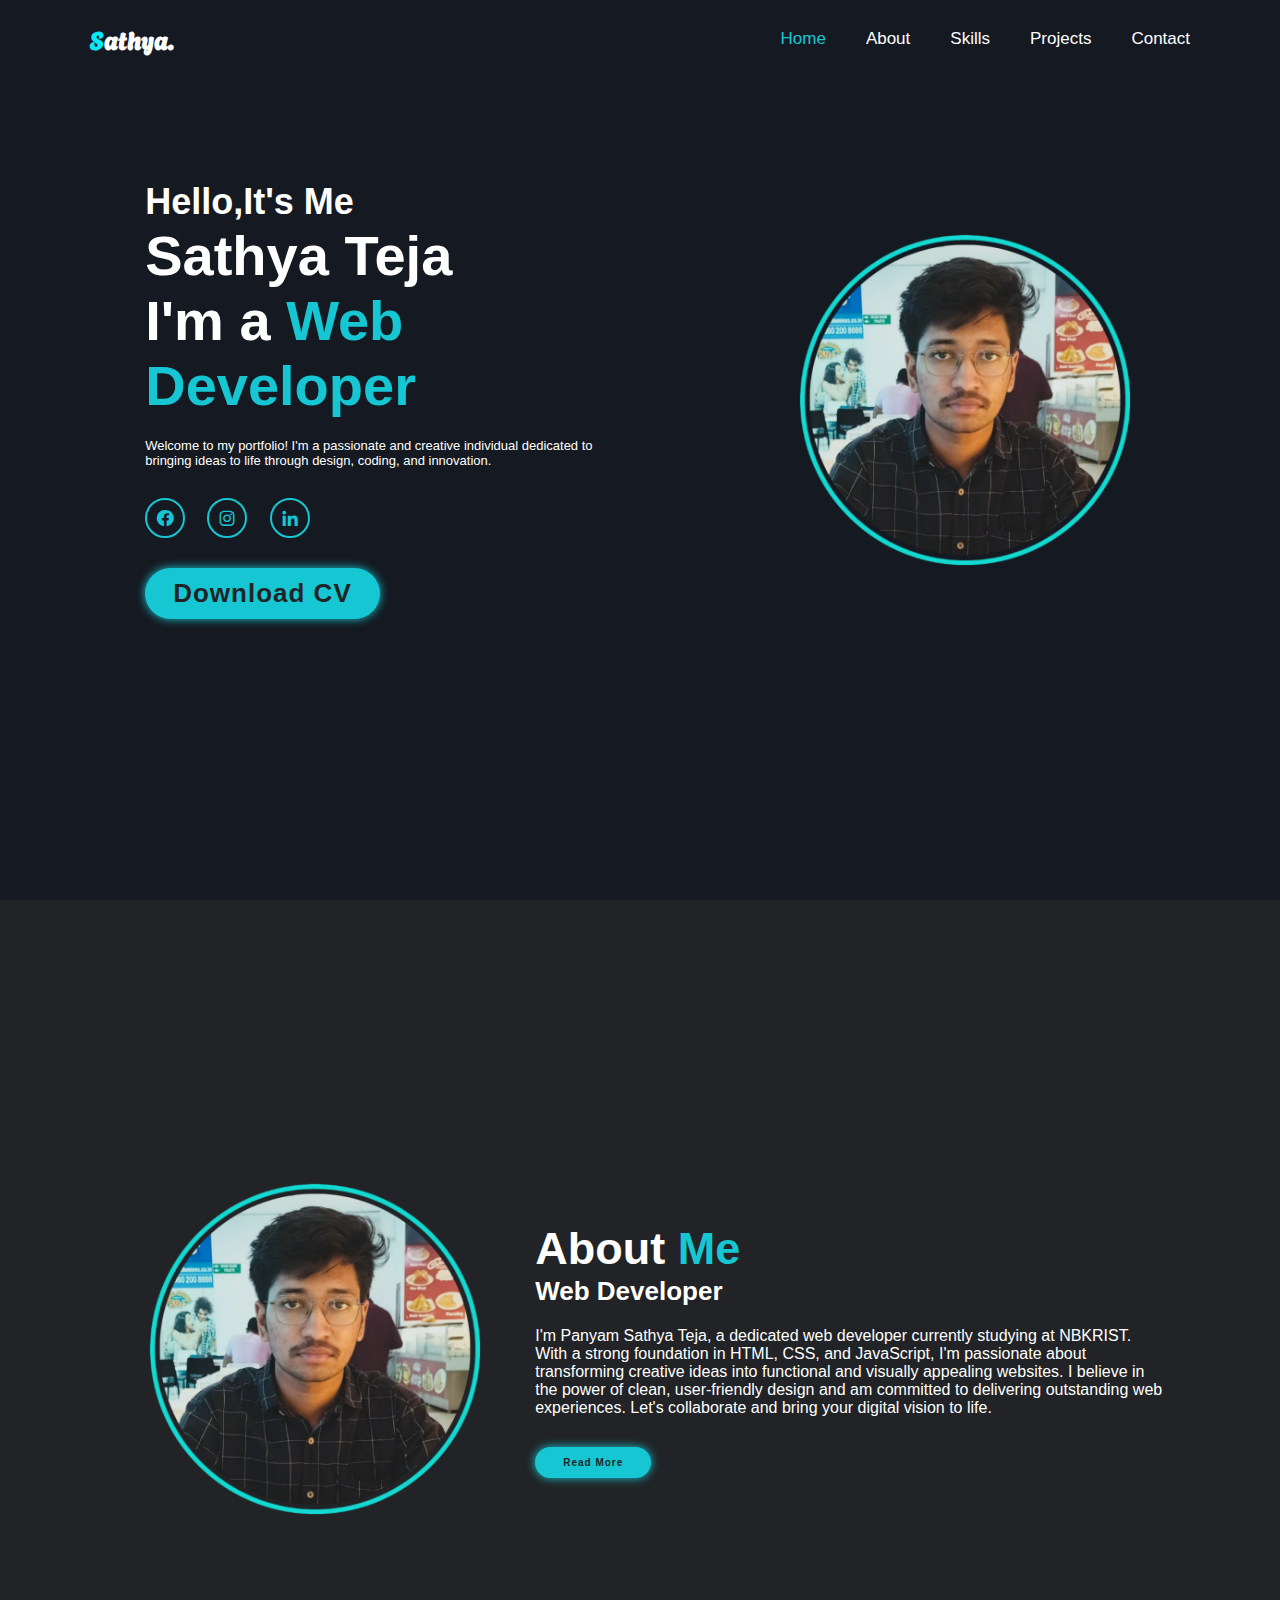
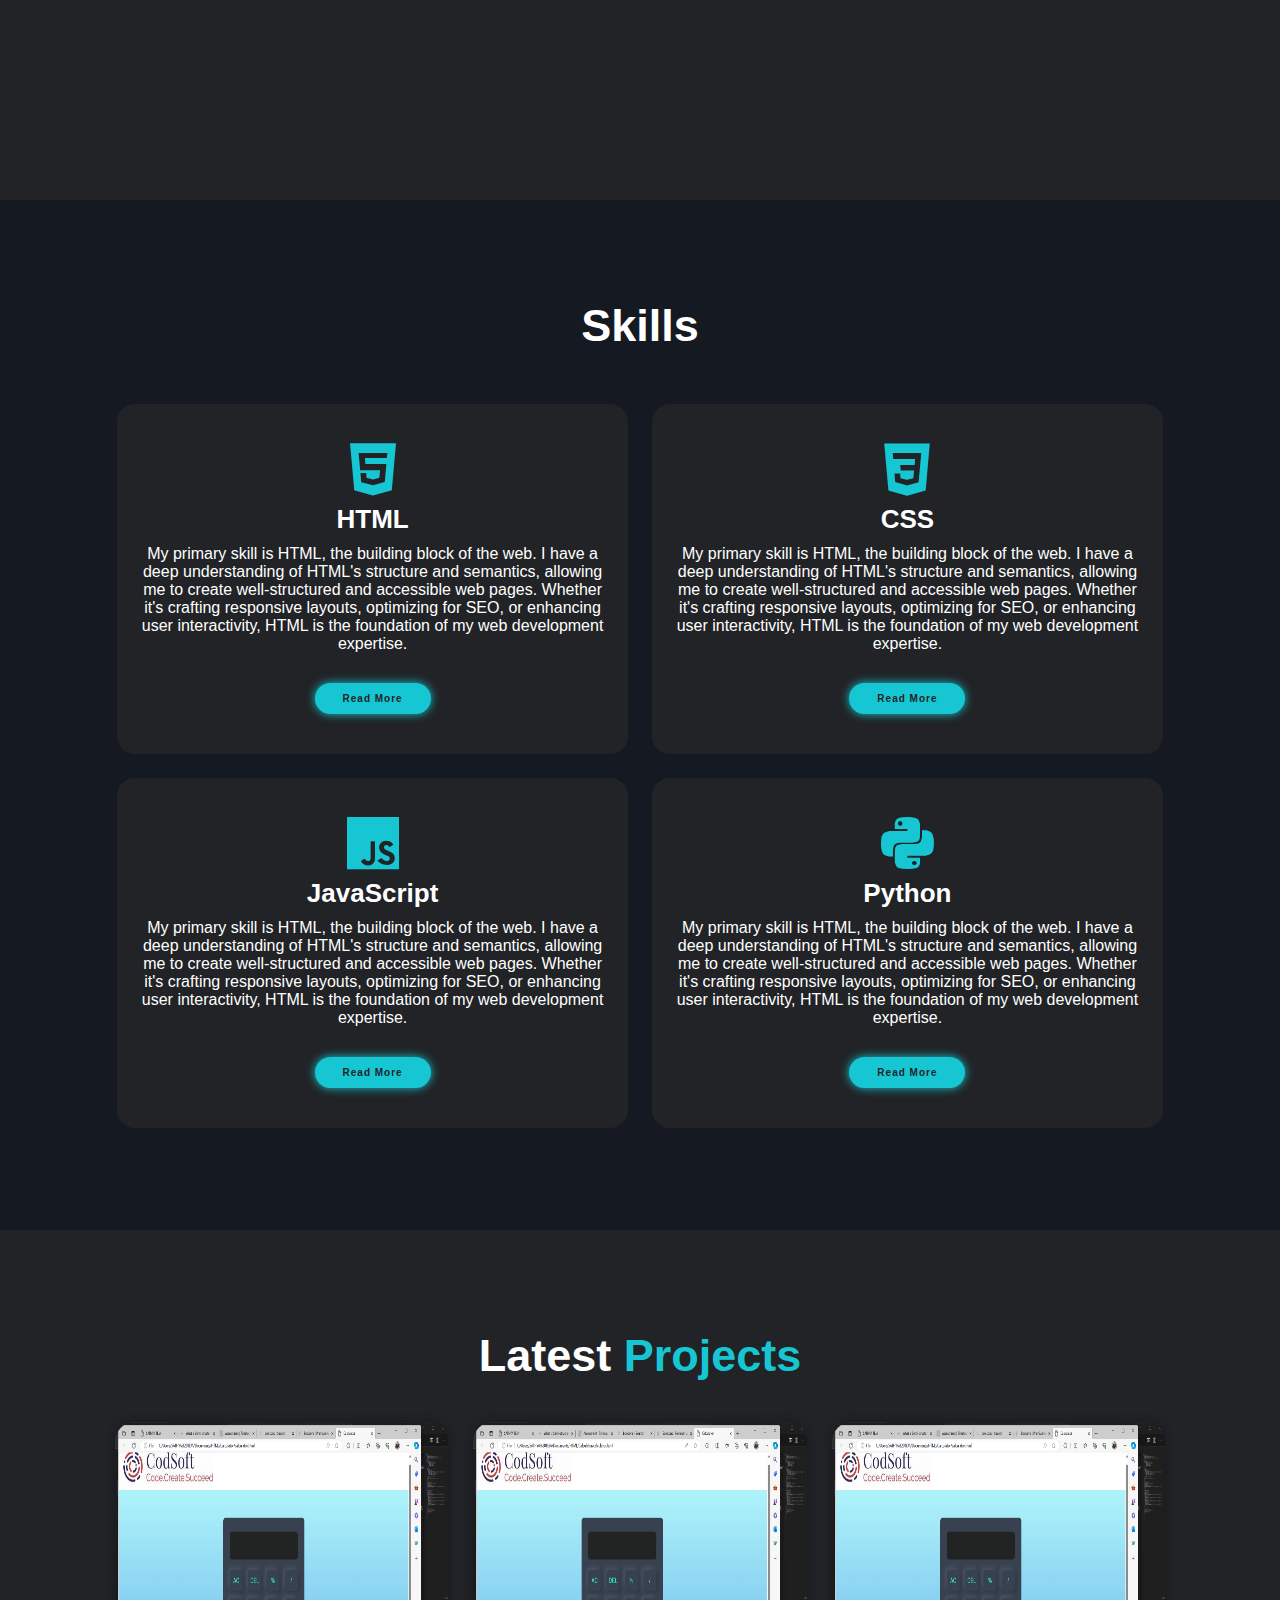
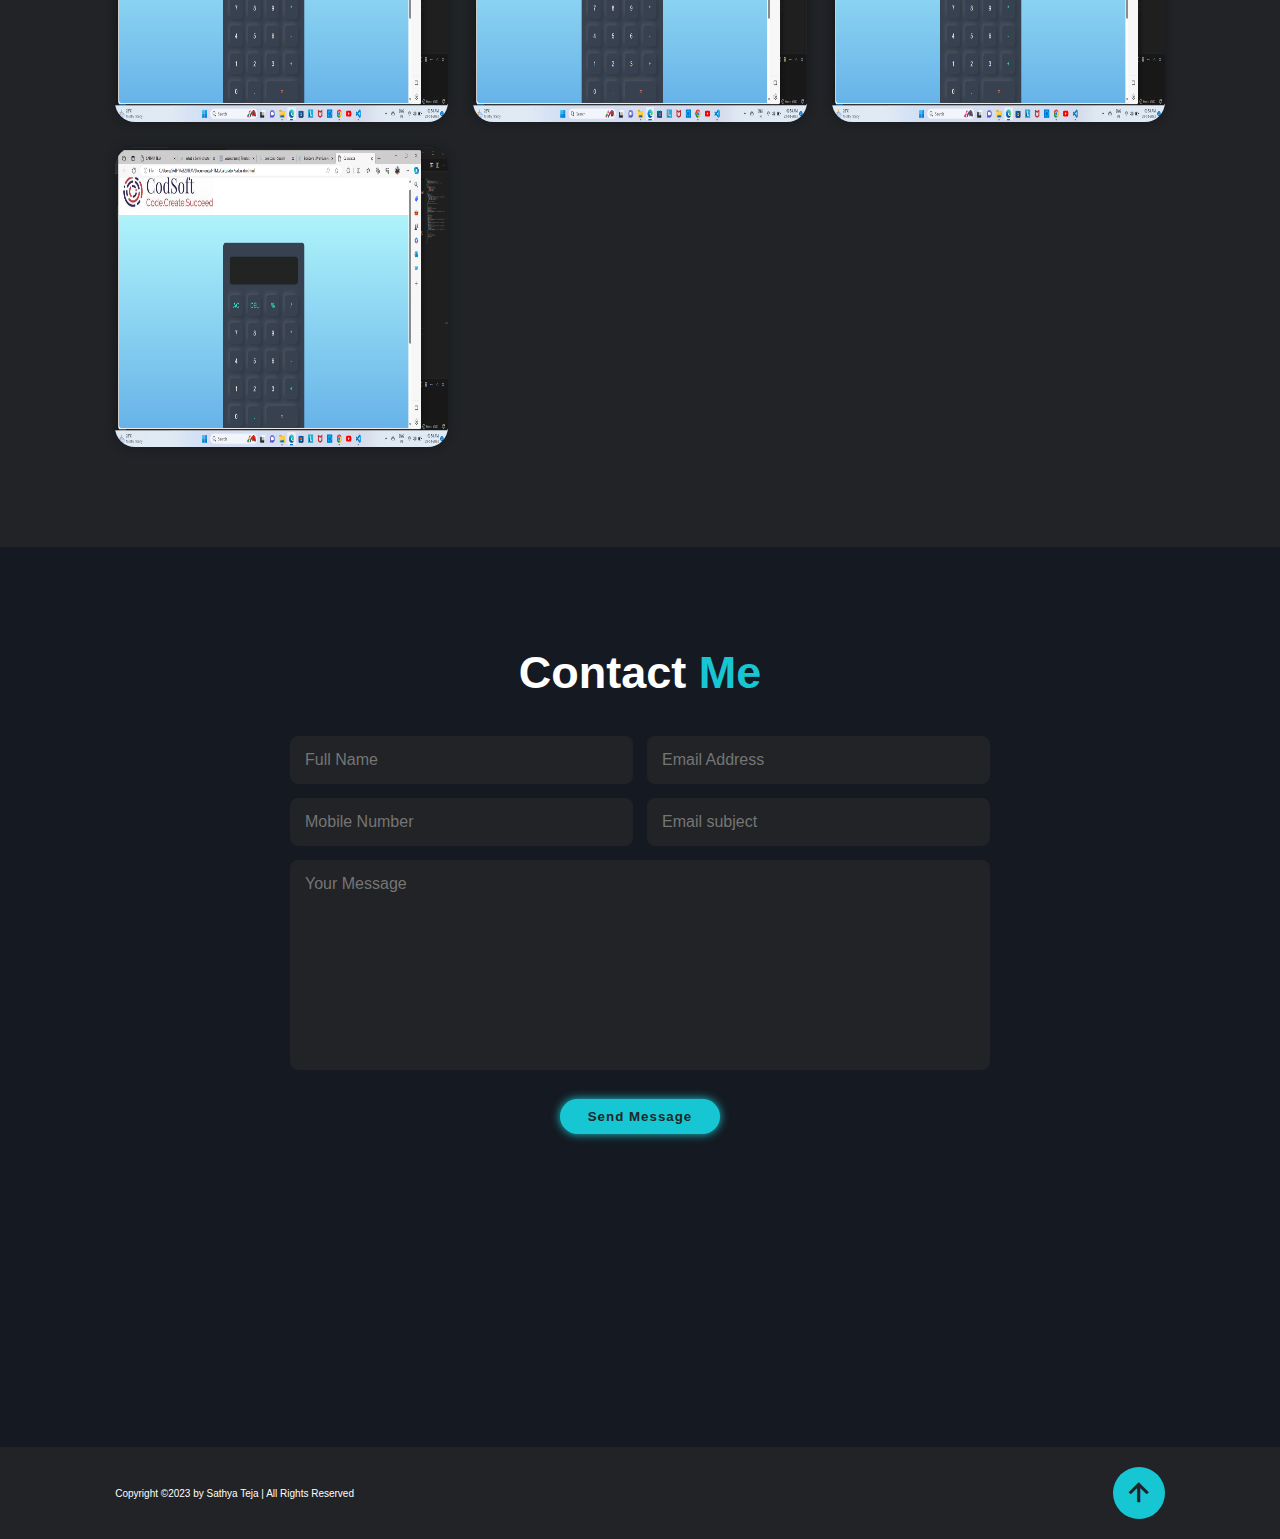
<file: Index.html>
<!DOCTYPE html>
<html>
    <head>
        <meta charset="UTF-8">
        <meta http-equiv="X-UA-Compatible" content="IE-edge">
        <meta name="viewport" content="width=device-width, initial-scale=1.0">
        <link rel="stylesheet" href="style.css">
        <link href='https://unpkg.com/boxicons@2.1.4/css/boxicons.min.css' rel='stylesheet'>
        <title>SATHYA TEJA</title>
    </head>
    <body>
       <header>
        <div class="container">
        <a href="#" class="logo"><span id="s">S</span>athya.</a>
        <i class='bx bx-menu' id="menu-icon"></i>
             <nav class="navbar">
                  <a href="#" class="active">Home</a>
                  <a href="#about">About</a>
                  <a href="#skills">Skills</a>
                  <a href="#projects">Projects</a>
                  <a href="#contact">Contact</a>
             </nav>
             </div>
             
      </header>
      <section>
        <div class="card1">
          <div class="home"  id="home" >
            <h3>Hello,It's Me</h3>
            <h1>Sathya Teja</h1>
            <h3>I'm a <span>Web Developer</span></h3>
            <p>Welcome to my portfolio! I'm a passionate and creative individual dedicated to bringing ideas to life through design, coding, and innovation. </p>
            <div class="social-media">
                <a href="https://www.facebook.com/panyam.sathyateja?mibextid=ZbWKwL" target="_blank"><i class='bx bxl-facebook-circle'></i></a>
                <a href="https://instagram.com/sathya_the_slayer16?igshid=NzZlODBkYWE4Ng==" target="_blank"><i class='bx bxl-instagram'></i></a>
                <a href="https://www.linkedin.com/in/panyam-sathya-teja-229b2226b?utm_source=share&utm_campaign=share_via&utm_content=profile&utm_medium=android_app" target="_blank"><i class='bx bxl-linkedin'></i></a>
            </div>
            <div>
            <a href="#" class="btn">Download CV</a>
            </div>
          </div>
        <div class="home-img">
            <img src="images/sathya2.png" height="400vh" width alt="">
        </div>
        </div> 
      </section>

      <!--about section design-->

      <section class="about" id="about">
        <div class="about-img">
          <img src="images/sathya2.png" height="400vh" alt="">
        </div>
        <div class="about-container">
          <h2 class="heading">About <span>Me</span></h2>
          <h3>Web Developer</h3>
          <p>I'm Panyam Sathya Teja, a dedicated web developer currently studying at NBKRIST. With a strong foundation in HTML, CSS, and JavaScript, I'm passionate about transforming creative ideas into functional and visually appealing websites. I believe in the power of clean, user-friendly design and am committed to delivering outstanding web experiences. Let's collaborate and bring your digital vision to life.</p>
          <a href="#" class="btn">Read More</a>
        </div>
      </section>

      <!--skills section design-->

      <section class="skills" id="skills">
        <h2 class="heading">Skills</h2>
          
        <div class="skills-container">
          <div class="skills-box">
          <i class='bx bxl-html5' ></i>
          <h3>HTML</h3>
          <p>My primary skill is HTML, the building block of the web. I have a deep understanding of HTML's structure and semantics, allowing me to create well-structured and accessible web pages. Whether it's crafting responsive layouts, optimizing for SEO, or enhancing user interactivity, HTML is the foundation of my web development expertise.</p>
          <a href="#" class="btn">Read More</a>
          </div>
          <div class="skills-box">
            <i class='bx bxl-css3' ></i>
            <h3>CSS</h3>
            <p>My primary skill is HTML, the building block of the web. I have a deep understanding of HTML's structure and semantics, allowing me to create well-structured and accessible web pages. Whether it's crafting responsive layouts, optimizing for SEO, or enhancing user interactivity, HTML is the foundation of my web development expertise.</p>
            <a href="#" class="btn">Read More</a>
          </div>
          <div class="skills-box">
            <i class='bx bxl-javascript' ></i>
            <h3>JavaScript</h3>
            <p>My primary skill is HTML, the building block of the web. I have a deep understanding of HTML's structure and semantics, allowing me to create well-structured and accessible web pages. Whether it's crafting responsive layouts, optimizing for SEO, or enhancing user interactivity, HTML is the foundation of my web development expertise.</p>
            <a href="#" class="btn">Read More</a>
            </div>
            <div class="skills-box">
              <i class='bx bxl-python' ></i>
              <h3>Python</h3>
              <p>My primary skill is HTML, the building block of the web. I have a deep understanding of HTML's structure and semantics, allowing me to create well-structured and accessible web pages. Whether it's crafting responsive layouts, optimizing for SEO, or enhancing user interactivity, HTML is the foundation of my web development expertise.</p>
              <a href="#" class="btn">Read More</a>
              </div>
        </div>

      </section>

      <!--projects section design-->


      <section class="section projects" id="projects">
        <h2 class="heading">Latest <span>Projects</span></h2>

        <div class="projects-container">
          <div class="projects-box">
            <img src="images/project2.png" height="300px" width="500px" alt="">
            <div class="projects-layer">
              <h4>Web Design</h4>
              <p>One of my standout projects is a fully functional calculator created using HTML, CSS, and JavaScript. This project showcases my ability to combine these technologies to develop interactive and user-friendly web applications.</p>
              <a href="#"><i class='bx bx-link-external' ></i></a>
            </div>

          </div>
          <div class="projects-box">
            <img src="images/project2.png" height="300px" width="500px" alt="">
            <div class="projects-layer">
              <h4>Web Design</h4>
              <p>One of my standout projects is a fully functional calculator created using HTML, CSS, and JavaScript. This project showcases my ability to combine these technologies to develop interactive and user-friendly web applications.</p>
              <a href="#"><i class='bx bx-link-external' ></i></a>
            </div>

          </div>
          <div class="projects-box">
            <img src="images/project2.png" height="300px" width="500px" alt="">
            <div class="projects-layer">
              <h4>Web Design</h4>
              <p>One of my standout projects is a fully functional calculator created using HTML, CSS, and JavaScript. This project showcases my ability to combine these technologies to develop interactive and user-friendly web applications. </p>
              <a href="#"><i class='bx bx-link-external' ></i></a>
            </div>

          </div>
          <div class="projects-box">
            <img src="images/project2.png" height="300px" width="500px" alt="">
            <div class="projects-layer">
              <h4>Web Design</h4>
              <p>One of my standout projects is a fully functional calculator created using HTML, CSS, and JavaScript. This project showcases my ability to combine these technologies to develop interactive and user-friendly web applications.</p>
              <a href="#"><i class='bx bx-link-external' ></i></a>
            </div>

          </div>
        </div>

      </section>

      <!--contact section design-->

      <section class="contact" id="contact">

        <h2 class="heading">Contact <span>Me</span></h2>

        <form action="#">
          <div class="input-box">
            <input type="text" placeholder="Full Name">
            <input type="email" placeholder="Email Address">
          </div>
          <div class="input-box">
            <input type="number" placeholder="Mobile Number">
            <input type="text" placeholder="Email subject">
          </div>
          <textarea name="" id="" cols="30" rows="10" placeholder="Your Message"></textarea>
          <input type="submit" value="Send Message" class="btn">
        </form>
      </section>
      <!--footer section design-->
      
      <footer class="footer">
        <div class="footer-text">
          <p>Copyright &copy;2023 by Sathya Teja | All Rights Reserved</p>
        </div>
        <div class="footer-icon">
          <a href="#home"><i class='bx bx-up-arrow-alt'></i></a>
        </div>
      </footer>
 

      <script src="script.js"></script>
    </body>

</html>
</file>
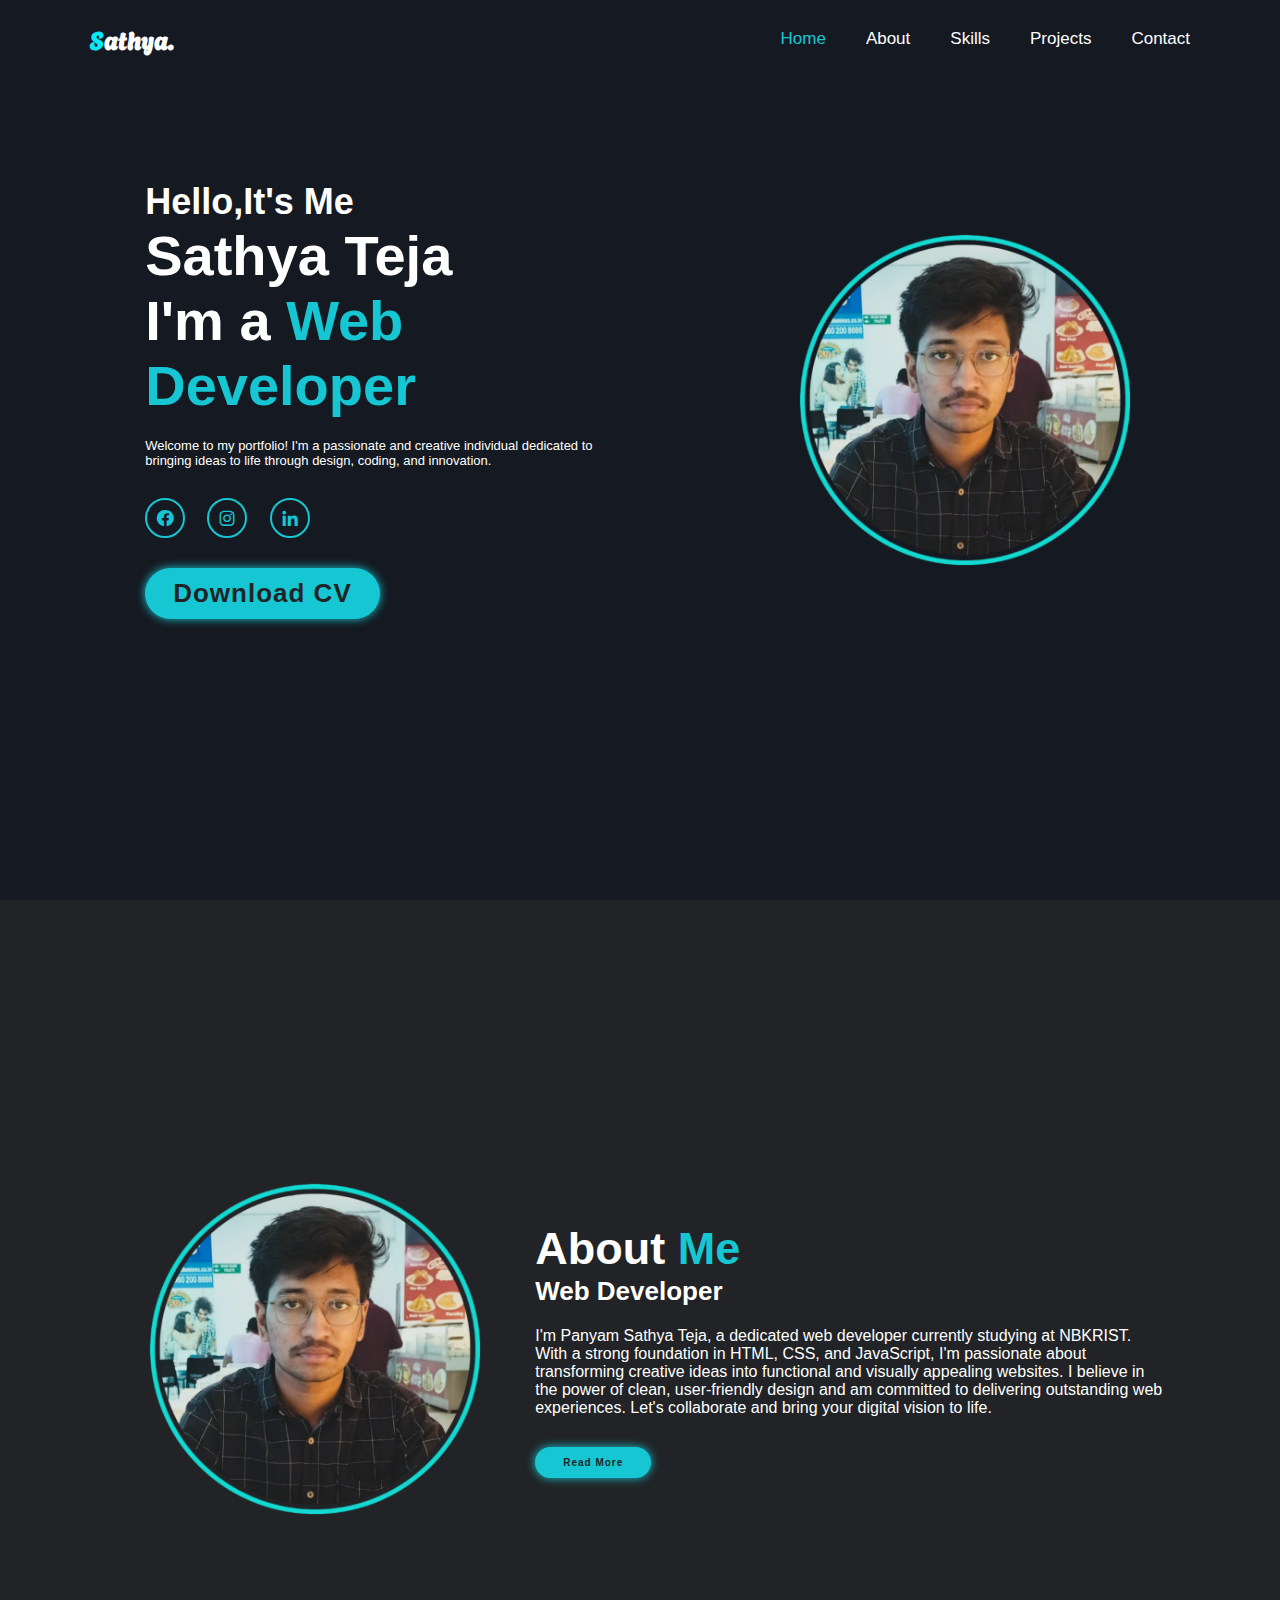
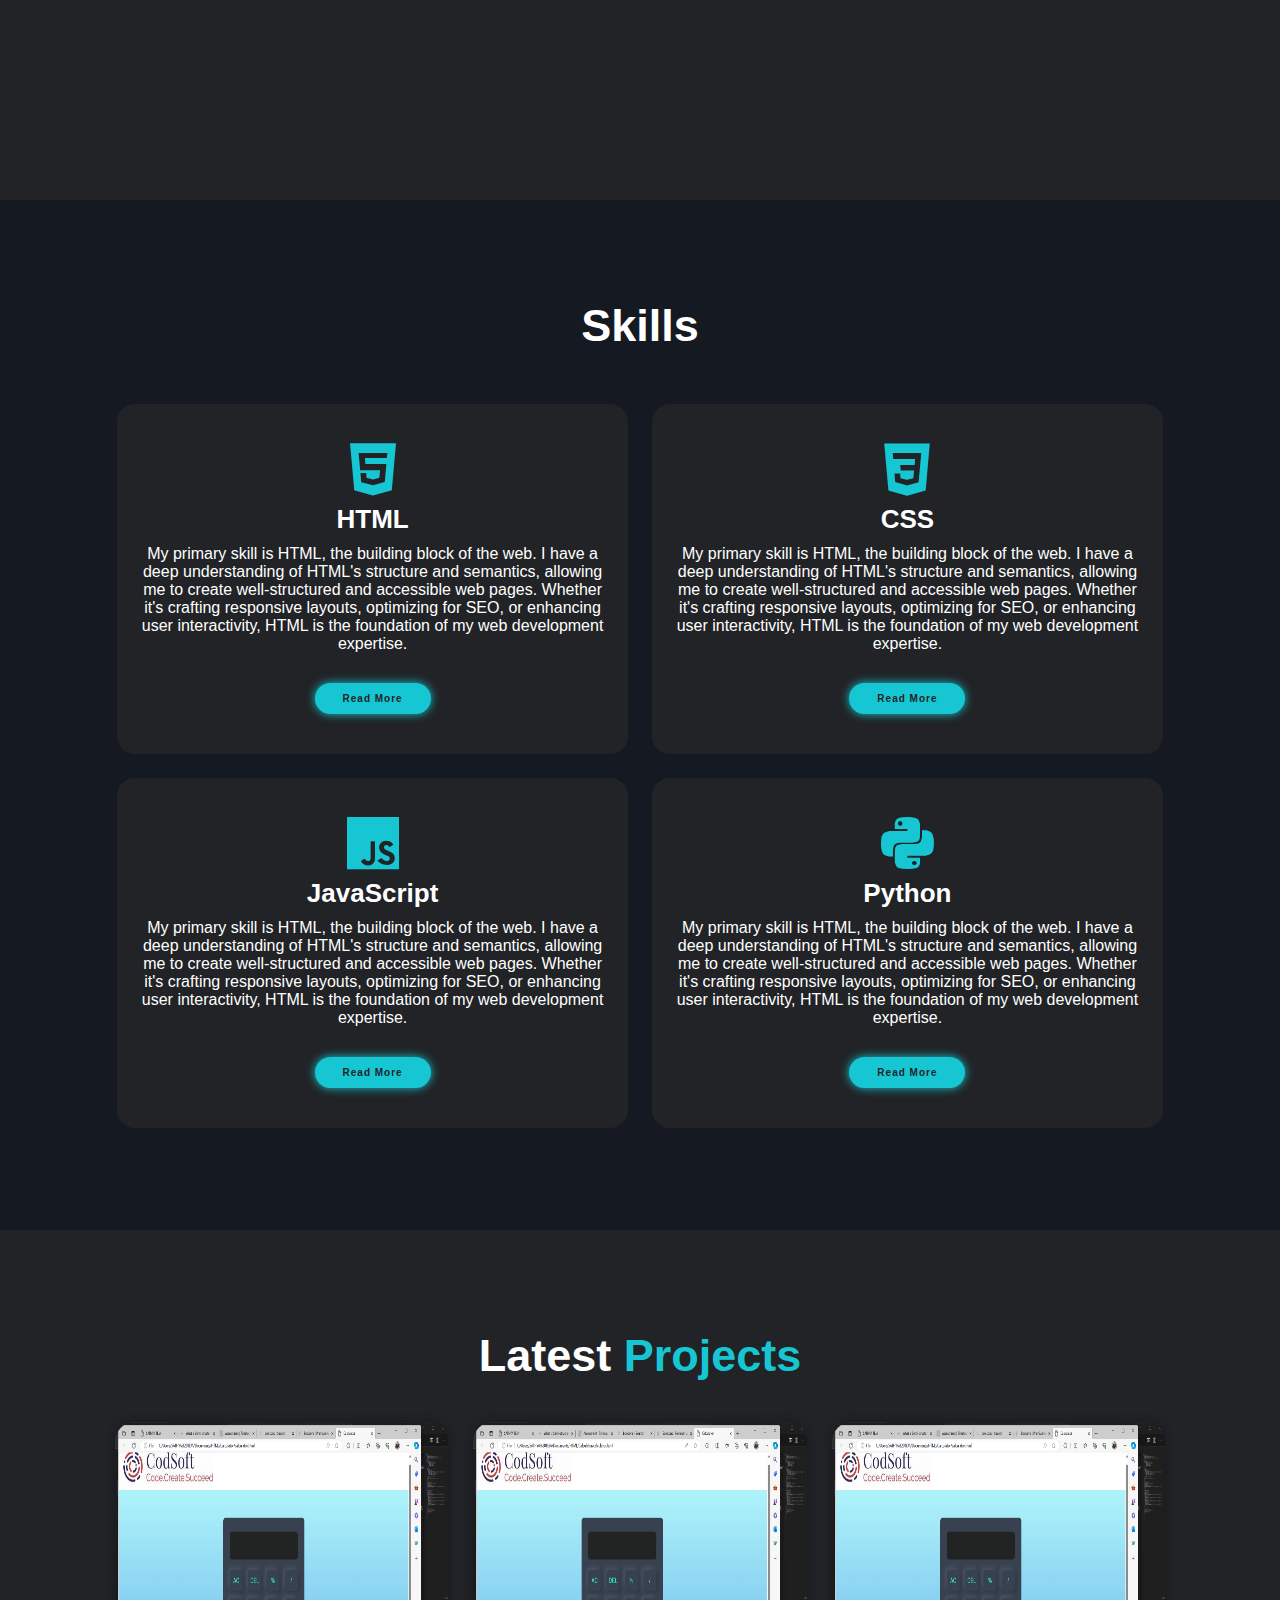
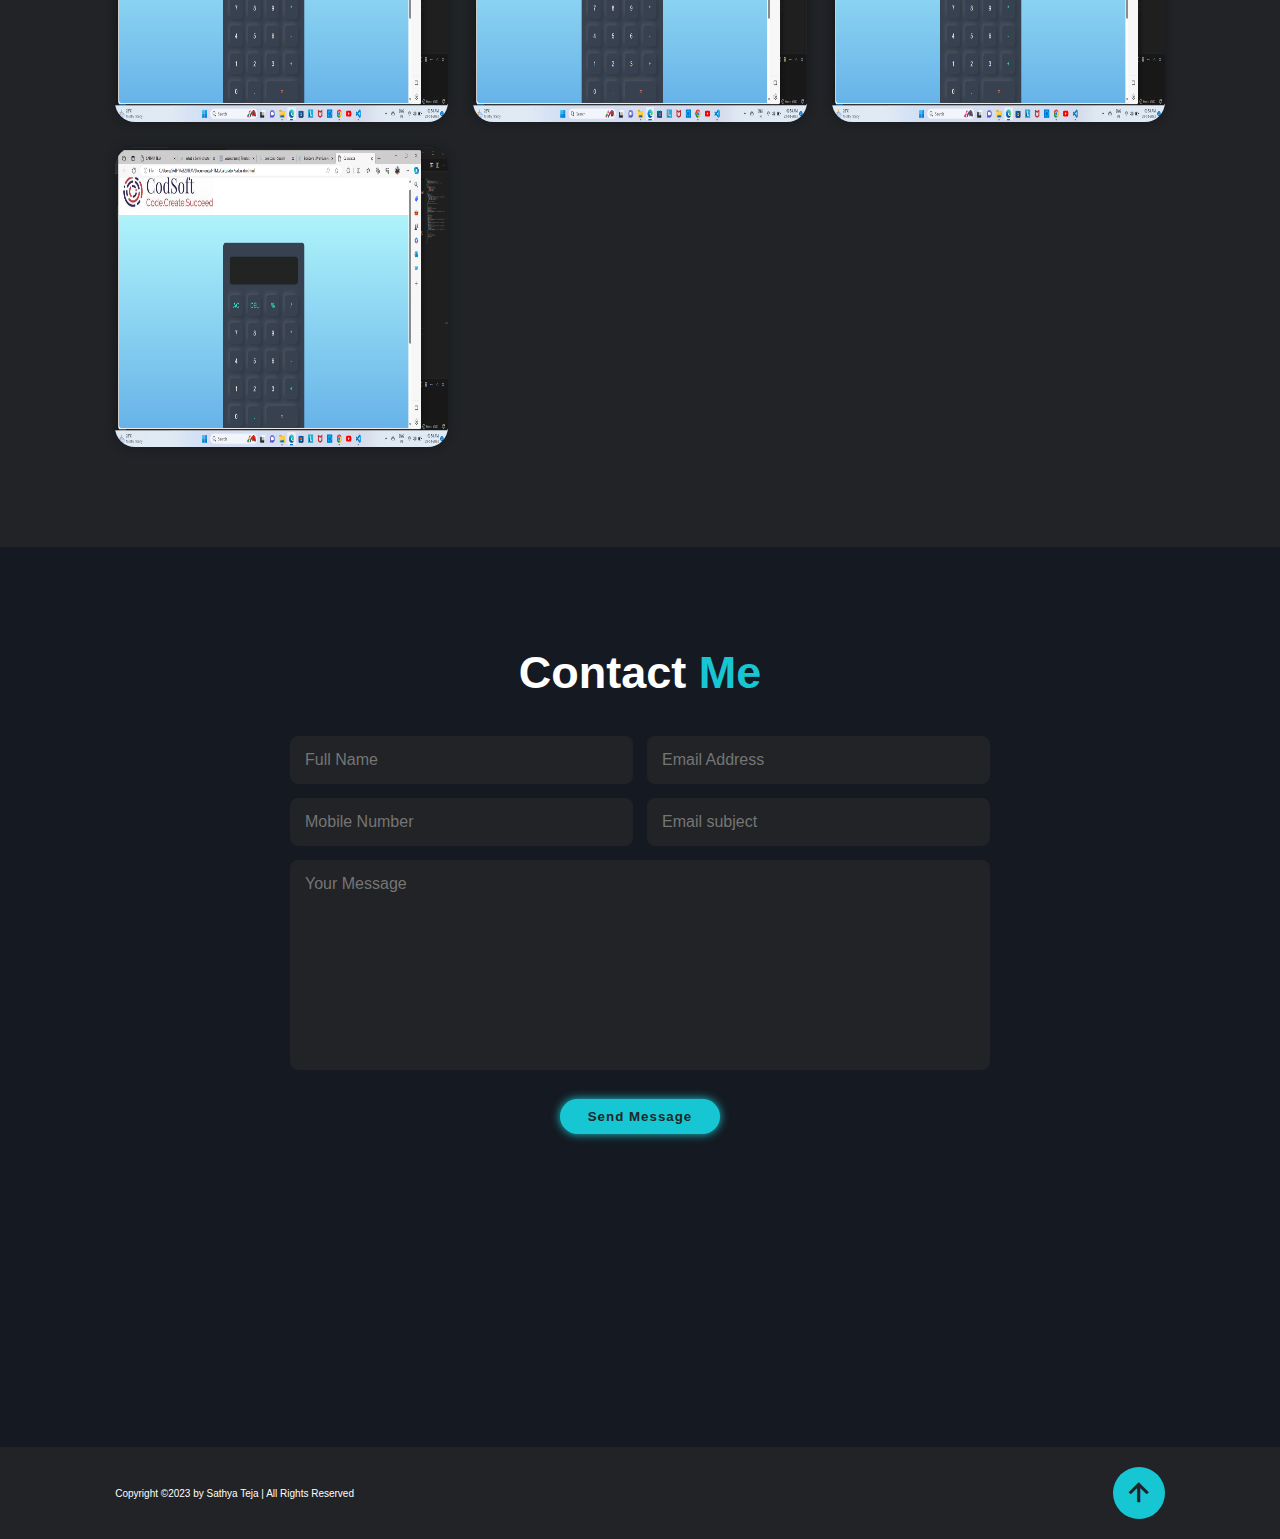
<file: portfolio.html>
<!DOCTYPE html>
<html>
    <head>
        <meta charset="UTF-8">
        <meta http-equiv="X-UA-Compatible" content="IE-edge">
        <meta name="viewport" content="width=device-width, initial-scale=1.0">
        <link rel="stylesheet" href="style.css">
        <link href='https://unpkg.com/boxicons@2.1.4/css/boxicons.min.css' rel='stylesheet'>
        <title>SATHYA TEJA</title>
    </head>
    <body>
       <header>
        <div class="container">
        <a href="#" class="logo"><span id="s">S</span>athya.</a>
        <i class='bx bx-menu' id="menu-icon"></i>
             <nav class="navbar">
                  <a href="#" class="active">Home</a>
                  <a href="#about">About</a>
                  <a href="#skills">Skills</a>
                  <a href="#projects">Projects</a>
                  <a href="#contact">Contact</a>
             </nav>
             </div>
             
      </header>
      <section>
        <div class="card1">
          <div class="home"  id="home" >
            <h3>Hello,It's Me</h3>
            <h1>Sathya Teja</h1>
            <h3>I'm a <span>Web Developer</span></h3>
            <p>Welcome to my portfolio! I'm a passionate and creative individual dedicated to bringing ideas to life through design, coding, and innovation. </p>
            <div class="social-media">
                <a href="https://www.facebook.com/panyam.sathyateja?mibextid=ZbWKwL" target="_blank"><i class='bx bxl-facebook-circle'></i></a>
                <a href="https://instagram.com/sathya_the_slayer16?igshid=NzZlODBkYWE4Ng==" target="_blank"><i class='bx bxl-instagram'></i></a>
                <a href="https://www.linkedin.com/in/panyam-sathya-teja-229b2226b?utm_source=share&utm_campaign=share_via&utm_content=profile&utm_medium=android_app" target="_blank"><i class='bx bxl-linkedin'></i></a>
            </div>
            <div>
            <a href="#" class="btn">Download CV</a>
            </div>
          </div>
        <div class="home-img">
            <img src="images/sathya2.png" height="400vh" width alt="">
        </div>
        </div> 
      </section>

      <!--about section design-->

      <section class="about" id="about">
        <div class="about-img">
          <img src="images/sathya2.png" height="400vh" alt="">
        </div>
        <div class="about-container">
          <h2 class="heading">About <span>Me</span></h2>
          <h3>Web Developer</h3>
          <p>I'm Panyam Sathya Teja, a dedicated web developer currently studying at NBKRIST. With a strong foundation in HTML, CSS, and JavaScript, I'm passionate about transforming creative ideas into functional and visually appealing websites. I believe in the power of clean, user-friendly design and am committed to delivering outstanding web experiences. Let's collaborate and bring your digital vision to life.</p>
          <a href="#" class="btn">Read More</a>
        </div>
      </section>

      <!--skills section design-->

      <section class="skills" id="skills">
        <h2 class="heading">Skills</h2>
          
        <div class="skills-container">
          <div class="skills-box">
          <i class='bx bxl-html5' ></i>
          <h3>HTML</h3>
          <p>My primary skill is HTML, the building block of the web. I have a deep understanding of HTML's structure and semantics, allowing me to create well-structured and accessible web pages. Whether it's crafting responsive layouts, optimizing for SEO, or enhancing user interactivity, HTML is the foundation of my web development expertise.</p>
          <a href="#" class="btn">Read More</a>
          </div>
          <div class="skills-box">
            <i class='bx bxl-css3' ></i>
            <h3>CSS</h3>
            <p>My primary skill is HTML, the building block of the web. I have a deep understanding of HTML's structure and semantics, allowing me to create well-structured and accessible web pages. Whether it's crafting responsive layouts, optimizing for SEO, or enhancing user interactivity, HTML is the foundation of my web development expertise.</p>
            <a href="#" class="btn">Read More</a>
          </div>
          <div class="skills-box">
            <i class='bx bxl-javascript' ></i>
            <h3>JavaScript</h3>
            <p>My primary skill is HTML, the building block of the web. I have a deep understanding of HTML's structure and semantics, allowing me to create well-structured and accessible web pages. Whether it's crafting responsive layouts, optimizing for SEO, or enhancing user interactivity, HTML is the foundation of my web development expertise.</p>
            <a href="#" class="btn">Read More</a>
            </div>
            <div class="skills-box">
              <i class='bx bxl-python' ></i>
              <h3>Python</h3>
              <p>My primary skill is HTML, the building block of the web. I have a deep understanding of HTML's structure and semantics, allowing me to create well-structured and accessible web pages. Whether it's crafting responsive layouts, optimizing for SEO, or enhancing user interactivity, HTML is the foundation of my web development expertise.</p>
              <a href="#" class="btn">Read More</a>
              </div>
        </div>

      </section>

      <!--projects section design-->


      <section class="section projects" id="projects">
        <h2 class="heading">Latest <span>Projects</span></h2>

        <div class="projects-container">
          <div class="projects-box">
            <img src="images/project2.png" height="300px" width="500px" alt="">
            <div class="projects-layer">
              <h4>Web Design</h4>
              <p>One of my standout projects is a fully functional calculator created using HTML, CSS, and JavaScript. This project showcases my ability to combine these technologies to develop interactive and user-friendly web applications.</p>
              <a href="#"><i class='bx bx-link-external' ></i></a>
            </div>

          </div>
          <div class="projects-box">
            <img src="images/project2.png" height="300px" width="500px" alt="">
            <div class="projects-layer">
              <h4>Web Design</h4>
              <p>One of my standout projects is a fully functional calculator created using HTML, CSS, and JavaScript. This project showcases my ability to combine these technologies to develop interactive and user-friendly web applications.</p>
              <a href="#"><i class='bx bx-link-external' ></i></a>
            </div>

          </div>
          <div class="projects-box">
            <img src="images/project2.png" height="300px" width="500px" alt="">
            <div class="projects-layer">
              <h4>Web Design</h4>
              <p>One of my standout projects is a fully functional calculator created using HTML, CSS, and JavaScript. This project showcases my ability to combine these technologies to develop interactive and user-friendly web applications. </p>
              <a href="#"><i class='bx bx-link-external' ></i></a>
            </div>

          </div>
          <div class="projects-box">
            <img src="images/project2.png" height="300px" width="500px" alt="">
            <div class="projects-layer">
              <h4>Web Design</h4>
              <p>One of my standout projects is a fully functional calculator created using HTML, CSS, and JavaScript. This project showcases my ability to combine these technologies to develop interactive and user-friendly web applications.</p>
              <a href="#"><i class='bx bx-link-external' ></i></a>
            </div>

          </div>
        </div>

      </section>

      <!--contact section design-->

      <section class="contact" id="contact">

        <h2 class="heading">Contact <span>Me</span></h2>

        <form action="#">
          <div class="input-box">
            <input type="text" placeholder="Full Name">
            <input type="email" placeholder="Email Address">
          </div>
          <div class="input-box">
            <input type="number" placeholder="Mobile Number">
            <input type="text" placeholder="Email subject">
          </div>
          <textarea name="" id="" cols="30" rows="10" placeholder="Your Message"></textarea>
          <input type="submit" value="Send Message" class="btn">
        </form>
      </section>
      <!--footer section design-->
      
      <footer class="footer">
        <div class="footer-text">
          <p>Copyright &copy;2023 by Sathya Teja | All Rights Reserved</p>
        </div>
        <div class="footer-icon">
          <a href="#home"><i class='bx bx-up-arrow-alt'></i></a>
        </div>
      </footer>
 

      <script src="script.js"></script>
    </body>

</html>
</file>
<file: style.css>
@import url('https://fonts.google.com/specimen/Poppins?query=poppins');
@import url('https://fonts.googleapis.com/css2?family=Agbalumo&display=swap');
@import url('https://fonts.cdnfonts.com/css/black-clover-font');




*{
    padding: 0;
    margin: 0;
    box-sizing: border-box;
    text-decoration: none;
    border:none;
    outline: none;
    scroll-behavior: smooth;
    font-family: 'poppins',sans-serif;
}
:root{
    --bg-color:#151921 ;
    --second-bg-color:#212326;
    --text-color:#fff;
    --main-color:rgb(22, 199, 211);

 
    
}
html{
    font-size: 62.5%;
    overflow-x: hidden;
}
body{
    background: var(--bg-color);
    color: var(--text-color);

}
section{
    min-height: 100vh;
    padding: 10rem 9%;
}
.header{
    position: fixed;
    overflow: hidden;
    top: 0;
    left: 0;
    background: var(--second-bg-color);
    left: 0;
    width: 100%;
    padding: 2rem 9%;
    background: var(--bg-color);
    display: flex;
    justify-content: space-between;
    align-items: center;
    z-index: 100;
   
}
.logo{
    font-size: 2.5rem;
    color: var(--text-color);
    font-weight: 600;
    cursor: default;
    padding-bottom: 0px;
    margin: 20px;
    margin-left: 10vh;
    font-family:'Agbalumo' ;
}
.navbar{
    display: flex;
    align-items:start;
    justify-content: end;
    margin-right: 10vh;
    padding: 0;
   
    width: 100%;
    
   
   
}
.navbar a{
    font-size: 1.7rem;
    color: var(--text-color);
    margin-left: 4rem;
   
    

}
.navbar a:hover{
    color: var(--main-color);
    transition: 0.3s;
}
.container{
    padding-top: 0%;
    margin:3vh;
    padding: 0;
    display: flex;
    align-items: center ;
    position: fixed;
    overflow: hidden;
    width: 100%;
    margin: 0;
    top: 0;
    left: 0;
    background: var(--bg-color);
    
}


.navbar a.active{
    color: var(--main-color);
}
#menu-icon{
    font-size: 3.6rem;
    color: var(--text-color);
    display: none;
}


.home{
    font-size: 2.6rem;
    width: 300vh;
    margin: 30px;
    padding: 0;
}
.home h3{
    font-size: 3.6rem;
}
.home h1{
    font-size: 5.6rem;
}
.home h3:nth-of-type(2){
    font-size: 5.6rem;
    margin-bottom: 2rem;
}
.home p{
    font-size: 1.3rem;
    font-weight: 300;
}
.home-img{
    width: 60vh;
    display: flex;
    justify-content: flex-end;
    align-items: end;
    
}

.card1{
    display: flex;
    align-items: center;
    justify-content: flex-end;
    gap: 100px;
    height: 60rem;
    

}
.social-media a{
    display: inline-flex;
    border-color: var(--main-color);
    border-radius: 50%;
    border: .2rem solid var(--main-color);
    justify-content: center;
    background: transparent;
    align-items: center;
    width: 4rem;
    height:4rem;
    font-size: 2rem;
    color: var(--main-color);
    margin: 3rem 1.5rem 3rem 0;
    transition: .5s ease;
}
.social-media a:hover{
    background: var(--main-color);
    color: var(--second-bg-color);
    box-shadow: 0 0 1rem var(--main-color);
}
span{
    color: var(--main-color);
}
#s{
    font-family:'Agbalumo' ;
    color: rgb(7, 232, 248);
}
.btn{
    display: inline-block;
    padding: 1rem 2.8rem;
    background: var(--main-color);
    border-radius: 4rem;
    box-shadow: 0 0 1rem var(--main-color);
    font: 1.6rem;
    color: var(--second-bg-color);
    letter-spacing: .1rem;
    font-weight: 600;
    transition: .5 ease;

}
.btn:hover{
    box-shadow: none;
}
.about{
    display: flex;
    justify-content: center;
    align-items: center;
    gap: 2rem;
    background: var(--second-bg-color);
}
.heading{
    text-align: center;
    font-size: 4.5rem;
}
.about-container h2{
    text-align: left;
    line-height: 1.2;
}
.about-container h3{
    font-size: 2.6rem;
}
.about-container p{
    font-size: 1.6rem;
    margin: 2rem 0 3rem;
}
.skills h2{
    margin-bottom: 5rem;
    

}
.skills-container{
   display: flex;
   justify-content: center;
   align-items: center;
   flex-wrap: wrap;
   gap: 2rem;
}
.skills-container .skills-box{
    flex: 1 1 40rem;
    background: var(--second-bg-color);
    padding: 3rem 2rem 4rem;
    border-radius: 2rem;
    text-align: center;
    border: .2rem solid var(--bg-color);
    transition: .5s ease;
}
.skills-container .skills-box:hover{
    border-color: var(--main-color);
    transform: scale(1.02);
}
.skills-box i{
    font-size: 7rem;
    color: var(--main-color);
}
.skills-box h3{
    font-size: 2.6rem;
}
.skills-box p{
    font-size: 1.6rem;
    margin: 1rem 0 3rem;
}
.projects{
    background: var(--second-bg-color);
}
.projects h2{
    margin-bottom:4rem
}
.projects-container{
    display: grid;
    grid-template-columns: repeat(3,1fr);
    align-items: center;
    gap: 2.5rem;
}
.projects-container .projects-box{
    position: relative;
    border-radius: 2rem;
    box-shadow: 0 0 1rem var(--bg-color);
    overflow: hidden;
    display: flex;
}
.projects-box img{
    width: 100%;
}
.projects-box:hover img{
    transform: scale(1.1);
    transition: .5s  ease;
}
.projects-box .projects-layer{
    position: absolute;
    bottom: 0;
    left: 0;
    width: 100%;
    height: 100%;
    background: linear-gradient(rgba(0,0,0,.1),var(--main-color));
    display: flex;
    justify-content: center;
    align-items: center;
    text-align: center;
    flex-direction: column;
    padding: 0 4rem;
    transform: translateY(100%);
    transition: .5s ease;
}
.projects-box:hover .projects-layer{
    transform: translateY(0);

}
.projects-layer h4{
    font-size: 3.6rem;
}
.projects-layer p{
    font-size: 1.6rem;
    margin: .3rem 0 1rem;
}
.projects-layer a{
    display: inline-flex;
    justify-content: center;
    align-items: center;
    width: 5rem;
    height: 5rem;
    background: var(--text-color);
    border-radius: 50%;


}
.projects-layer a i{
    font-size: 2rem;
    color: var(--second-bg-color);
}
.contact h2{
    margin-bottom: 3rem;
}
.contact form{
    max-width: 70rem;
    margin: 1rem auto;
    text-align: center;
    margin-bottom: 3rem;
}
.contact form .input-box{
    display: flex;
    justify-content: space-between;
    flex-wrap: wrap;
}
.contact form .input-box input,
.contact form textarea{
    width: 100%;
    padding: 1.5rem;
    font-size: 1.6rem;
    color: var(--text-color);
    background: var(--second-bg-color);
    border-radius: .8rem;
    margin: .7rem 0;

}
.contact form .input-box input{
    width: 49%;
}
.contact form textarea{
    resize: none;
}
.contact form .btn{
    margin-top: 2rem;
    cursor: pointer;
}
.footer{
    display: flex;
    justify-content: space-between;
    align-items: center;
    flex-wrap: wrap;
    padding: 2rem 9%;
    background: var(--second-bg-color);

}
.footer-icon a{
    display: inline-flex;
    justify-content: center;
    align-items: center;
    padding: .8rem;
    transition: .5s ease;
    background: var(--main-color);
    border-radius: 50%;

}
.footer-icon a:hover{
    box-shadow: 0 0 1rem var(--main-color);
}
.footer-icon a i{
    color: var(--second-bg-color);
    font-size: 3.6rem;
}


@media (max-width:1200px){
    html{
        font-size: 55%;
    }
}

@media(max-width:991px){
    .header{
        padding: 2rem 3%;
    }
    .section{
        padding: 10rem 3% 2rem;
    }
    .card1{
        padding: 10rem 3% 2rem;
    }
    .footer{
        padding: 2rem 3%;
    }
}

@media(max-width:768px){
    #menu-icon{
        display: block;
    }
    .navbar{
        position: absolute;
        top: 100%;
        left: 0;
        width: 100%;
        padding: 10rem 3% 2rem;
        background: var(--bg-color);
        border-top: 1rem solid rgba(0,0,0,.2);
        box-shadow: 0 .5rem 1rem rgba(0,0,0,.2);
        display: none;
        margin: 60rem;

    }
    .navbar a{
        display: block;
        font-size: 2rem;
        margin: 3rem 0;
    }
    .navbar a.active{
        display: block;
  
    }
    
     
   


}
</file>
